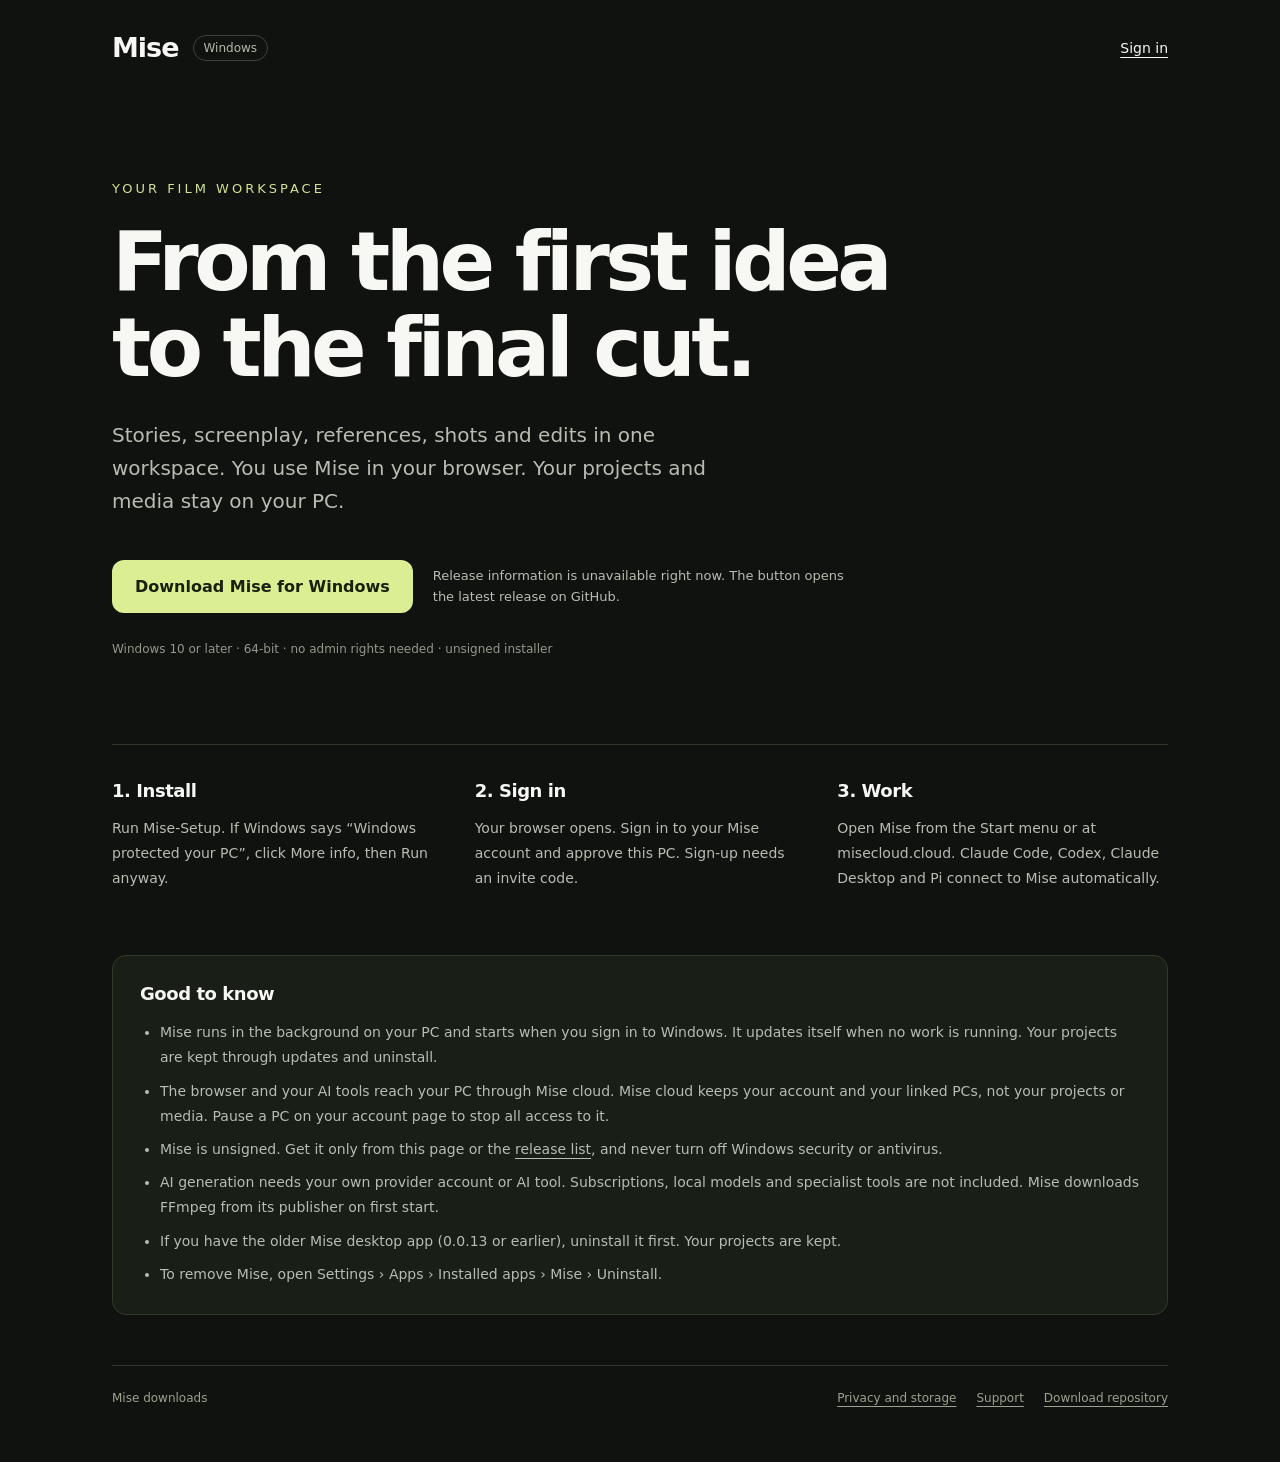
<file: index.html>
<!doctype html>
<html lang="en">
<head>
  <meta charset="utf-8">
  <meta name="viewport" content="width=device-width,initial-scale=1">
  <meta name="description" content="Download Mise for Windows. A film workspace for stories, references, shots and cuts that you use in your browser.">
  <meta http-equiv="Content-Security-Policy" content="default-src 'none'; script-src 'self'; style-src 'self'; connect-src https://api.github.com; base-uri 'none'; form-action 'none'">
  <title>Mise — Download for Windows</title>
  <link rel="stylesheet" href="style.css">
  <script src="downloads.js" defer></script>
</head>
<body>
  <main>
    <header><a class="brand" href="./">Mise<span>Windows</span></a><a href="https://misecloud.cloud/login">Sign in</a></header>
    <section class="hero" aria-labelledby="title">
      <p class="eyebrow">Your film workspace</p>
      <h1 id="title">From the first idea<br>to the final cut.</h1>
      <p class="intro">Stories, screenplay, references, shots and edits in one workspace. You use Mise in your browser. Your projects and media stay on your PC.</p>
      <div class="download">
        <a id="download" class="button" href="https://github.com/omerlefaruk/mise-releases/releases/latest">Download Mise for Windows</a>
        <p id="release-status" role="status">Checking for the latest release…</p>
      </div>
      <p class="requirements">Windows 10 or later · 64-bit · no admin rights needed · unsigned installer</p>
    </section>
    <section class="features" aria-label="How to start">
      <article><h2>1. Install</h2><p>Run Mise-Setup. If Windows says “Windows protected your PC”, click More info, then Run anyway.</p></article>
      <article><h2>2. Sign in</h2><p>Your browser opens. Sign in to your Mise account and approve this PC. Sign-up needs an invite code.</p></article>
      <article><h2>3. Work</h2><p>Open Mise from the Start menu or at misecloud.cloud. Claude Code, Codex, Claude Desktop and Pi connect to Mise automatically.</p></article>
    </section>
    <section class="notice" aria-labelledby="before-installing">
      <h2 id="before-installing">Good to know</h2>
      <ul>
        <li>Mise runs in the background on your PC and starts when you sign in to Windows. It updates itself when no work is running. Your projects are kept through updates and uninstall.</li>
        <li>The browser and your AI tools reach your PC through Mise cloud. Mise cloud keeps your account and your linked PCs, not your projects or media. Pause a PC on your account page to stop all access to it.</li>
        <li>Mise is unsigned. Get it only from this page or the <a href="https://github.com/omerlefaruk/mise-releases/releases">release list</a>, and never turn off Windows security or antivirus.</li>
        <li>AI generation needs your own provider account or AI tool. Subscriptions, local models and specialist tools are not included. Mise downloads FFmpeg from its publisher on first start.</li>
        <li>If you have the older Mise desktop app (0.0.13 or earlier), uninstall it first. Your projects are kept.</li>
        <li>To remove Mise, open Settings › Apps › Installed apps › Mise › Uninstall.</li>
      </ul>
    </section>
    <footer><span>Mise downloads</span><nav aria-label="Support and information"><a href="privacy.html">Privacy and storage</a><a href="https://github.com/omerlefaruk/mise-releases/issues">Support</a><a href="https://github.com/omerlefaruk/mise-releases">Download repository</a></nav></footer>
  </main>
</body>
</html>
</file>
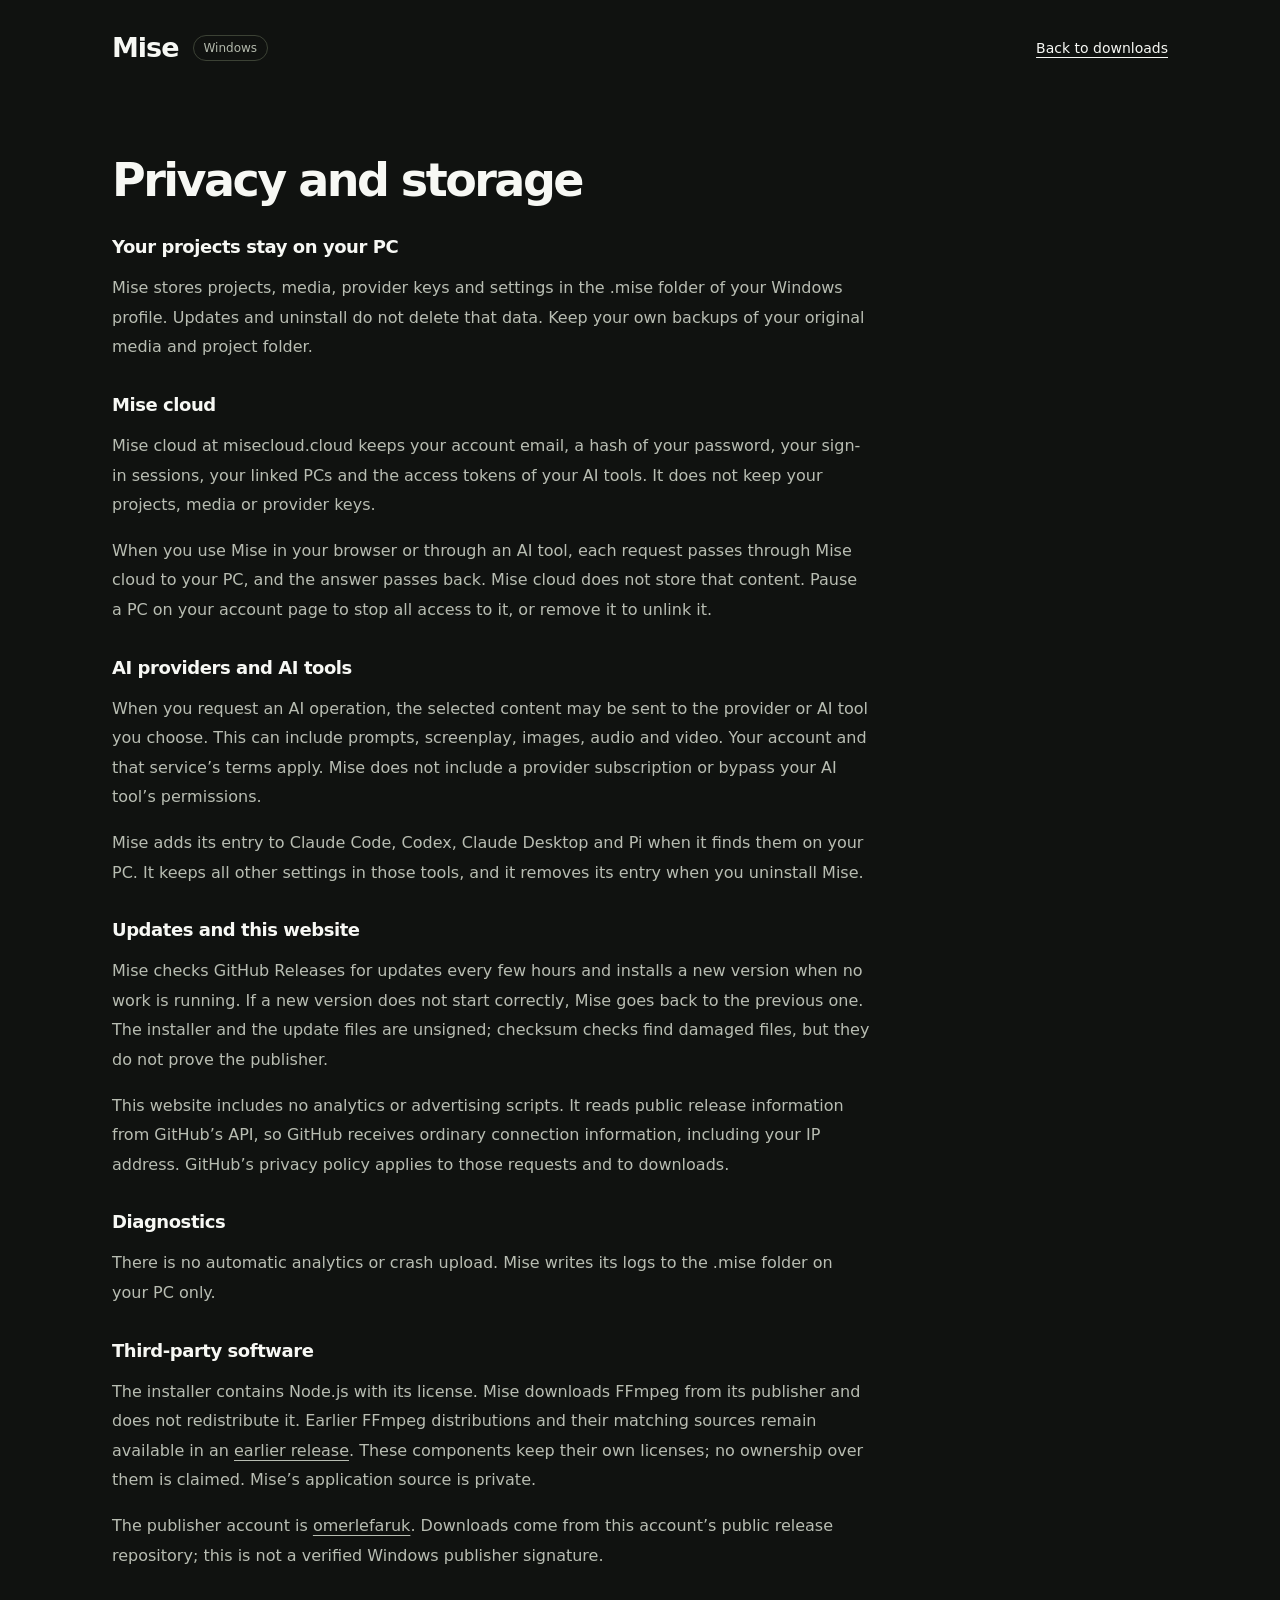
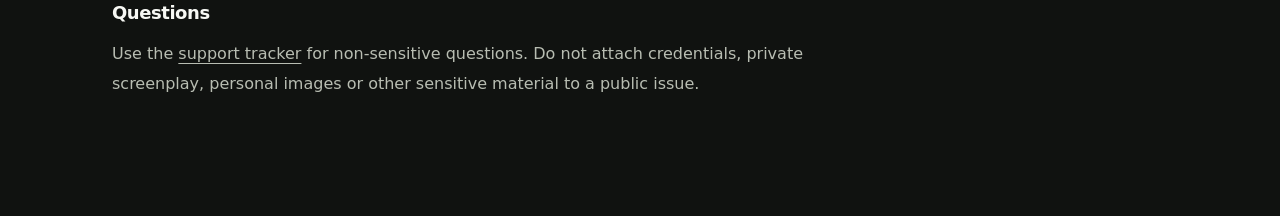
<file: privacy.html>
<!doctype html>
<html lang="en">
<head>
  <meta charset="utf-8">
  <meta name="viewport" content="width=device-width,initial-scale=1">
  <meta http-equiv="Content-Security-Policy" content="default-src 'none'; style-src 'self'; base-uri 'none'; form-action 'none'">
  <title>Mise — Privacy and storage</title>
  <link rel="stylesheet" href="style.css">
</head>
<body>
  <main>
    <header><a class="brand" href="./">Mise<span>Windows</span></a><a href="./">Back to downloads</a></header>
    <article class="privacy">
      <h1>Privacy and storage</h1>
      <h2>Your projects stay on your PC</h2>
      <p>Mise stores projects, media, provider keys and settings in the .mise folder of your Windows profile. Updates and uninstall do not delete that data. Keep your own backups of your original media and project folder.</p>
      <h2>Mise cloud</h2>
      <p>Mise cloud at misecloud.cloud keeps your account email, a hash of your password, your sign-in sessions, your linked PCs and the access tokens of your AI tools. It does not keep your projects, media or provider keys.</p>
      <p>When you use Mise in your browser or through an AI tool, each request passes through Mise cloud to your PC, and the answer passes back. Mise cloud does not store that content. Pause a PC on your account page to stop all access to it, or remove it to unlink it.</p>
      <h2>AI providers and AI tools</h2>
      <p>When you request an AI operation, the selected content may be sent to the provider or AI tool you choose. This can include prompts, screenplay, images, audio and video. Your account and that service’s terms apply. Mise does not include a provider subscription or bypass your AI tool’s permissions.</p>
      <p>Mise adds its entry to Claude Code, Codex, Claude Desktop and Pi when it finds them on your PC. It keeps all other settings in those tools, and it removes its entry when you uninstall Mise.</p>
      <h2>Updates and this website</h2>
      <p>Mise checks GitHub Releases for updates every few hours and installs a new version when no work is running. If a new version does not start correctly, Mise goes back to the previous one. The installer and the update files are unsigned; checksum checks find damaged files, but they do not prove the publisher.</p>
      <p>This website includes no analytics or advertising scripts. It reads public release information from GitHub’s API, so GitHub receives ordinary connection information, including your IP address. GitHub’s privacy policy applies to those requests and to downloads.</p>
      <h2>Diagnostics</h2>
      <p>There is no automatic analytics or crash upload. Mise writes its logs to the .mise folder on your PC only.</p>
      <h2>Third-party software</h2>
      <p>The installer contains Node.js with its license. Mise downloads FFmpeg from its publisher and does not redistribute it. Earlier FFmpeg distributions and their matching sources remain available in an <a href="https://github.com/omerlefaruk/mise-releases/releases/tag/v0.0.3">earlier release</a>. These components keep their own licenses; no ownership over them is claimed. Mise’s application source is private.</p>
      <p>The publisher account is <a href="https://github.com/omerlefaruk">omerlefaruk</a>. Downloads come from this account’s public release repository; this is not a verified Windows publisher signature.</p>
      <h2>Questions</h2>
      <p>Use the <a href="https://github.com/omerlefaruk/mise-releases/issues">support tracker</a> for non-sensitive questions. Do not attach credentials, private screenplay, personal images or other sensitive material to a public issue.</p>
    </article>
  </main>
</body>
</html>
</file>
<file: style.css>
:root {
  color-scheme: dark;
  font-family:
    Inter,
    Segoe UI,
    system-ui,
    sans-serif;
  background: #101210;
  color: #f7f8f4;
  font-synthesis: none;
}
* {
  box-sizing: border-box;
}
body {
  margin: 0;
}
main {
  max-width: 1120px;
  margin: auto;
  padding: 32px;
}
a {
  color: inherit;
  text-underline-offset: 4px;
}
a:focus-visible {
  outline: 3px solid #dbef8b;
  outline-offset: 6px;
}
header {
  display: flex;
  align-items: center;
  justify-content: space-between;
  gap: 24px;
  font-size: 14px;
}
.brand {
  font-size: 27px;
  font-weight: 750;
  letter-spacing: -1px;
  text-decoration: none;
  display: flex;
  align-items: center;
  gap: 14px;
}
.brand span {
  font-size: 12px;
  letter-spacing: 0;
  color: #b3b9ac;
  border: 1px solid #3c4235;
  border-radius: 30px;
  padding: 5px 10px;
  font-weight: 500;
}
.hero {
  padding: 105px 0 76px;
}
.eyebrow {
  font-size: 13px;
  text-transform: uppercase;
  letter-spacing: 3px;
  color: #d3e394;
}
h1 {
  font-size: clamp(42px, 7vw, 82px);
  line-height: 1.05;
  letter-spacing: -0.055em;
  margin: 23px 0 28px;
  font-weight: 650;
}
.intro {
  font-size: 20px;
  line-height: 1.65;
  color: #b8bdb2;
  max-width: 640px;
}
.download {
  margin-top: 35px;
  display: flex;
  gap: 20px;
  align-items: center;
  flex-wrap: wrap;
}
.button {
  display: inline-block;
  background: #dbee94;
  color: #17210c;
  border-radius: 12px;
  padding: 17px 23px;
  text-decoration: none;
  font-weight: 650;
  font-size: 16px;
}
.button:hover {
  background: #e7f6b5;
}
#release-status {
  font-size: 13px;
  line-height: 1.6;
  color: #b8bdb2;
  max-width: 420px;
}
.requirements {
  color: #91998b;
  font-size: 12px;
  margin-top: 21px;
}
.features {
  display: grid;
  grid-template-columns: repeat(3, minmax(0, 1fr));
  gap: 32px;
  padding: 35px 0 40px;
  border-top: 1px solid #30372b;
}
h2 {
  font-size: 18px;
  font-weight: 600;
  margin-top: 0;
  letter-spacing: -0.025em;
}
.features p,
.notice li {
  color: #b8bdb2;
  font-size: 14px;
  line-height: 1.8;
}
.notice {
  background: #191e16;
  border: 1px solid #303a28;
  border-radius: 14px;
  padding: 27px;
  margin: 10px 0 50px;
}
.notice ul {
  margin-bottom: 0;
  padding-left: 20px;
}
.notice li + li {
  margin-top: 8px;
}
footer {
  display: flex;
  justify-content: space-between;
  gap: 24px;
  color: #9aa38e;
  font-size: 12px;
  padding: 25px 0;
  border-top: 1px solid #30372b;
}
nav {
  display: flex;
  flex-wrap: wrap;
  gap: 20px;
}
.privacy {
  max-width: 760px;
  padding: 70px 0;
}
.privacy h1 {
  font-size: 46px;
}
.privacy h2 {
  margin-top: 32px;
}
.privacy p {
  line-height: 1.85;
  color: #b8bdb2;
}
@media (max-width: 650px) {
  main {
    padding: 24px;
  }
  .hero {
    padding: 65px 0 50px;
  }
  .intro {
    font-size: 17px;
  }
  .features {
    grid-template-columns: 1fr;
    gap: 18px;
  }
  .download {
    gap: 8px;
  }
  footer {
    flex-direction: column;
  }
  .brand {
    font-size: 23px;
  }
  header > a:last-child {
    font-size: 12px;
  }
  .privacy h1 {
    font-size: 37px;
  }
}
</file>
